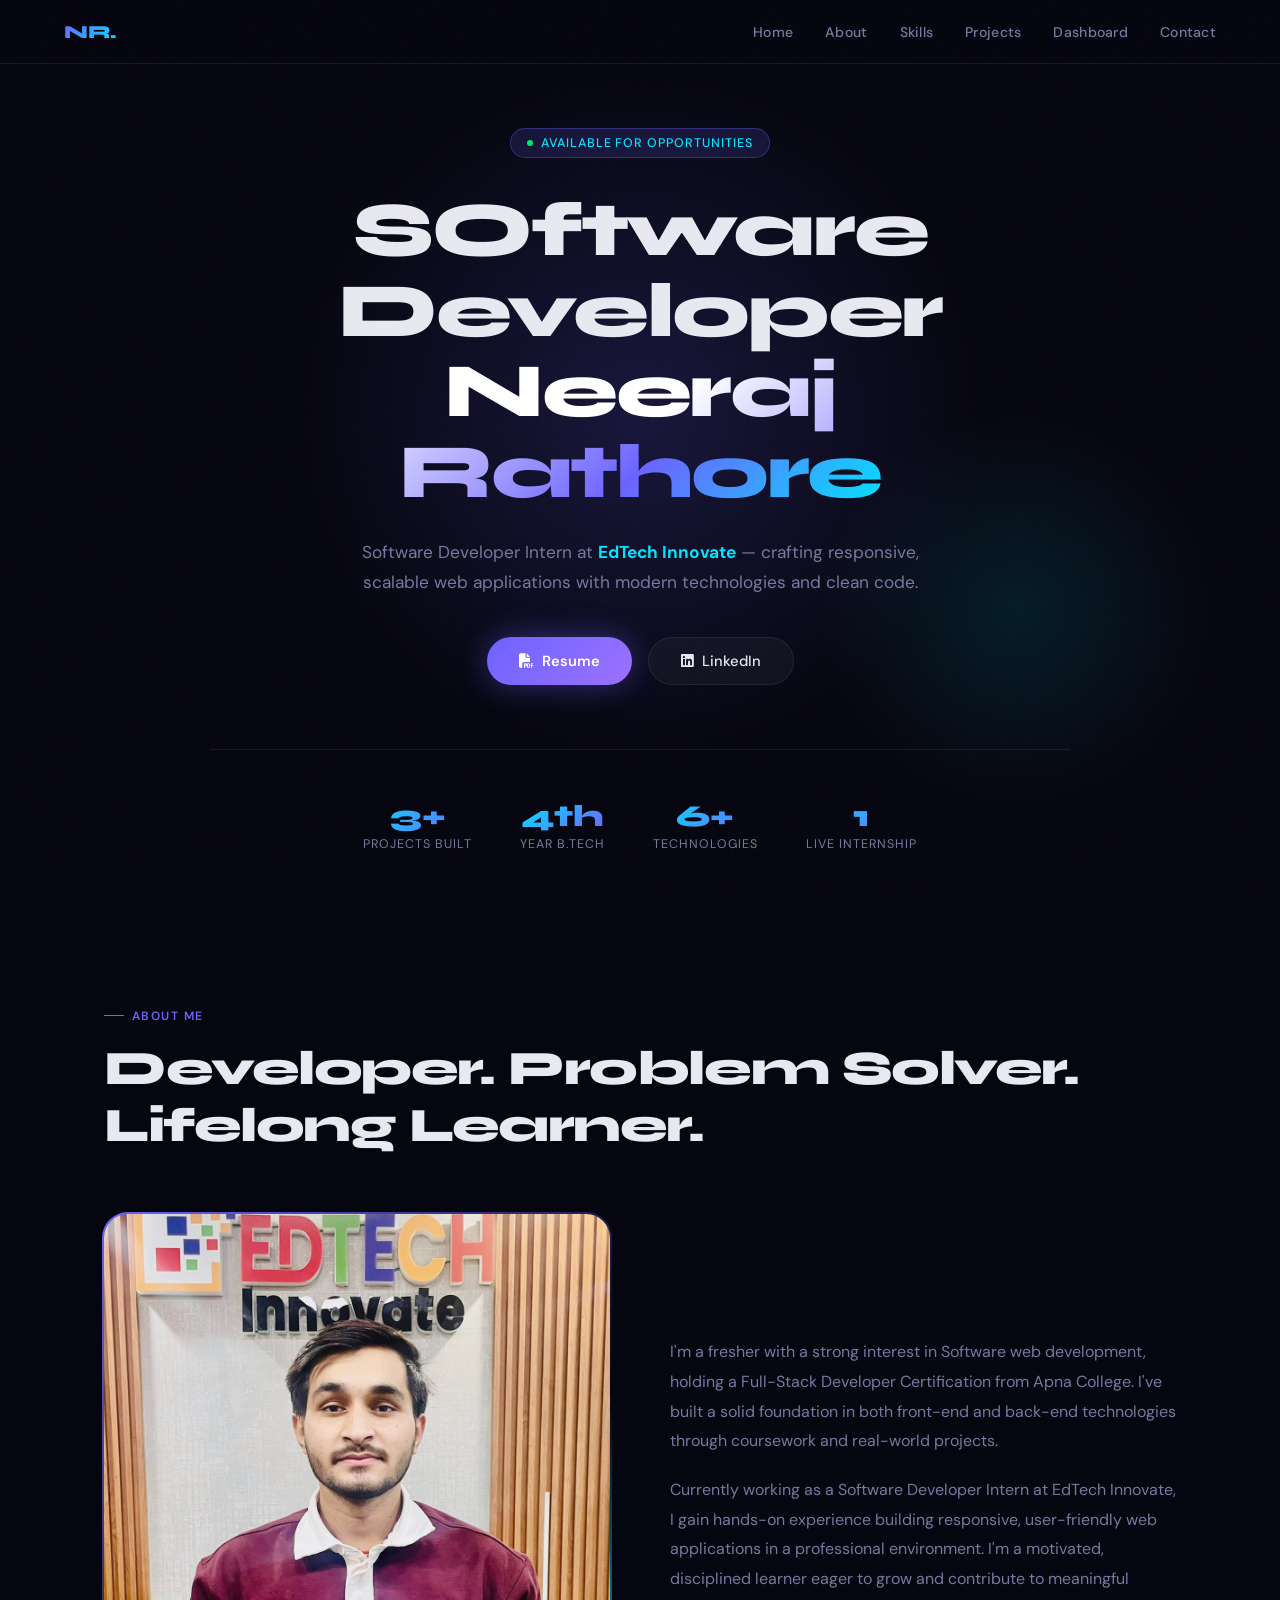
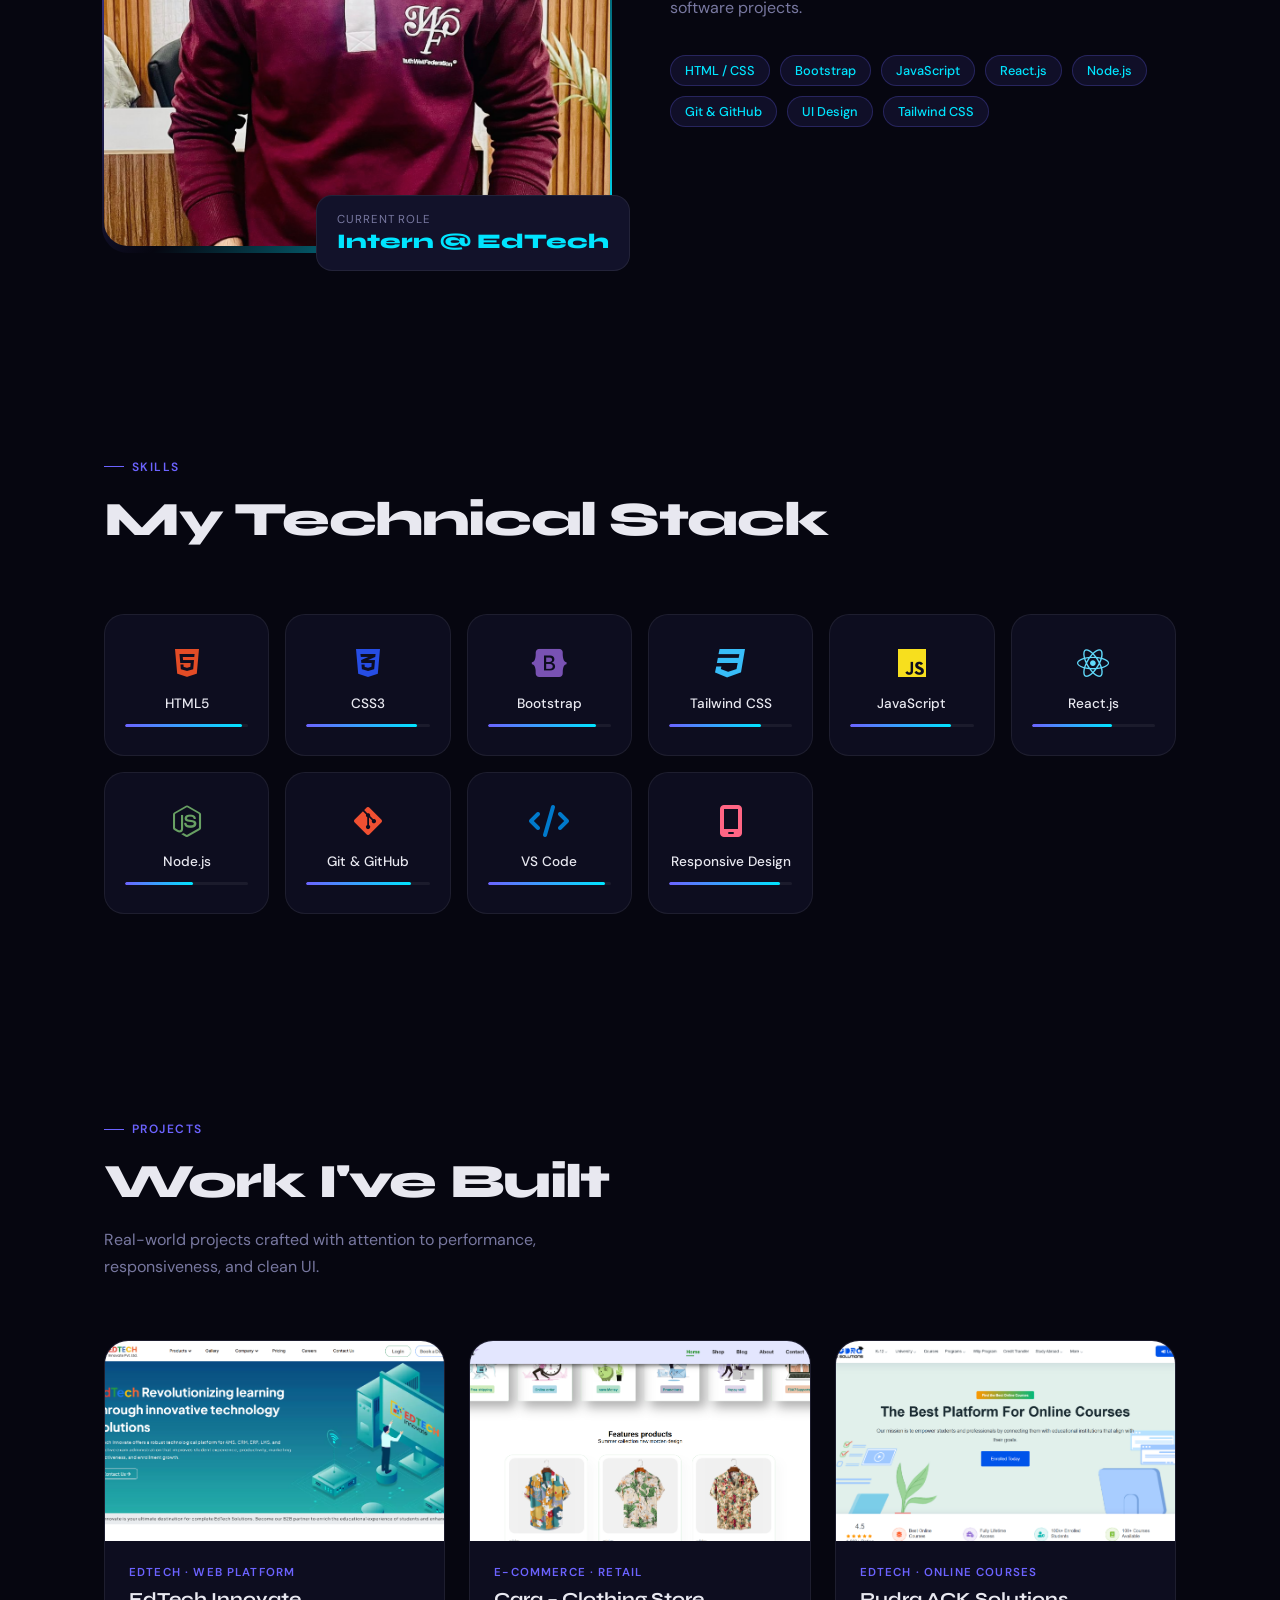
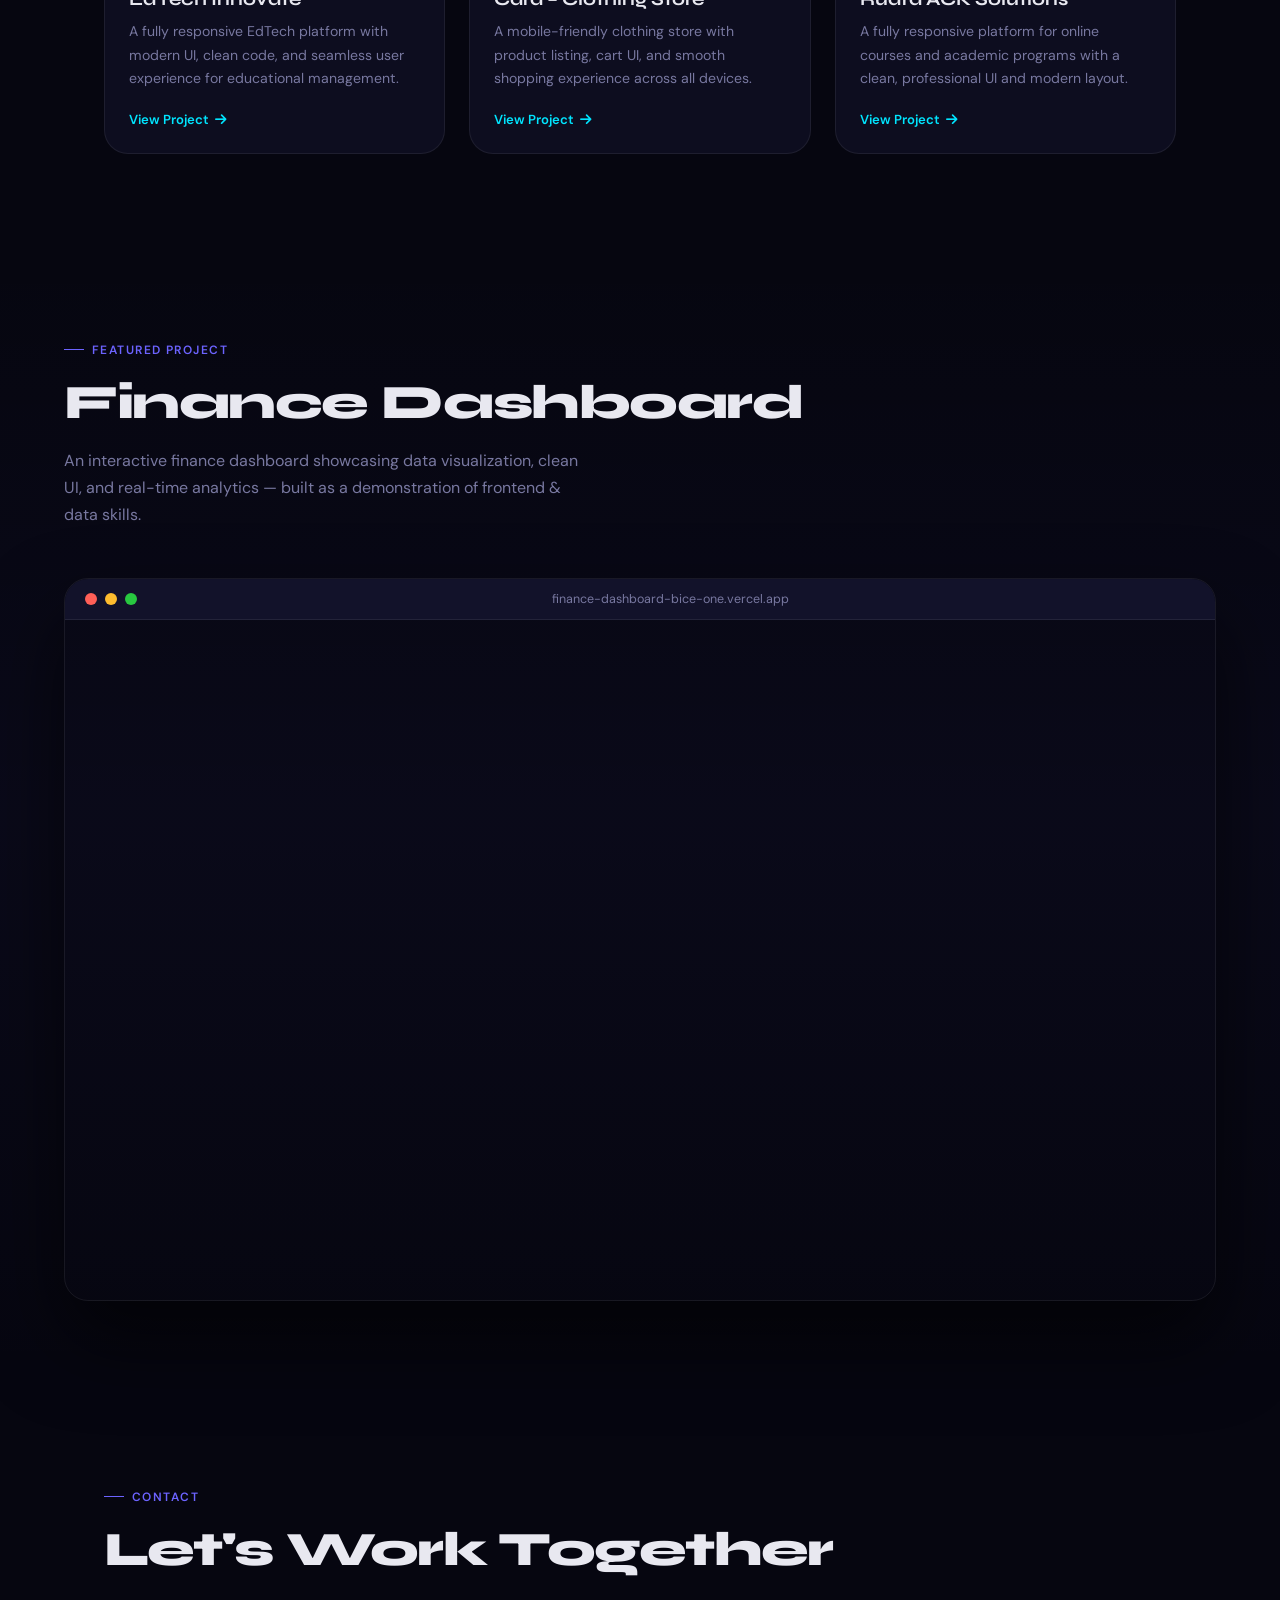
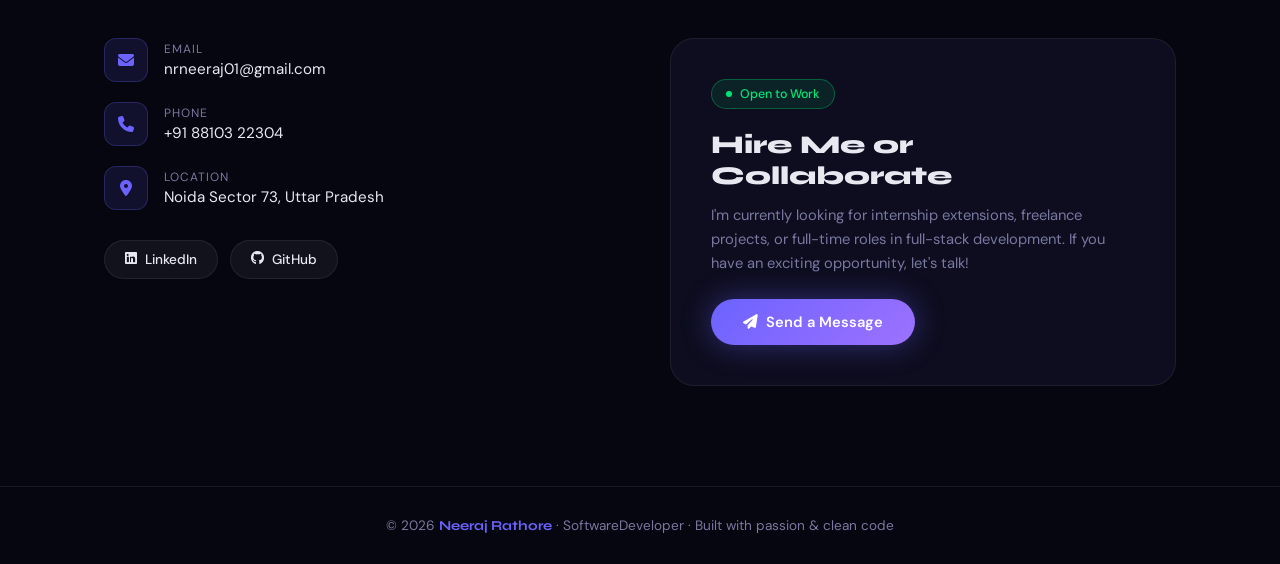
<file: index.html>
<!DOCTYPE html>
<html lang="en">
<head>
  <meta charset="UTF-8">
  <meta name="viewport" content="width=device-width, initial-scale=1.0">
  <title>Neeraj Rathore |Software Developer</title>
  <link rel="preconnect" href="https://fonts.googleapis.com">
  <link rel="preconnect" href="https://fonts.gstatic.com" crossorigin>
  <link href="https://fonts.googleapis.com/css2?family=Syne:wght@400;600;700;800&family=DM+Sans:ital,wght@0,300;0,400;0,500;1,300&display=swap" rel="stylesheet">
  <link rel="stylesheet" href="https://cdnjs.cloudflare.com/ajax/libs/font-awesome/6.5.1/css/all.min.css">
  <link rel="stylesheet" href="style.css">
</head>
<body>

  <!-- NAV -->
  <nav>
    <div class="nav-logo">NR.</div>
    <ul class="nav-links" id="nav-menu">
      <li><a href="#home">Home</a></li>
      <li><a href="#about">About</a></li>
      <li><a href="#skills">Skills</a></li>
      <li><a href="#projects">Projects</a></li>
      <li><a href="#dashboard">Dashboard</a></li>
      <li><a href="#contact">Contact</a></li>
    </ul>
    <div class="hamburger" onclick="document.getElementById('nav-menu').classList.toggle('open')">
      <i class="fa-solid fa-bars"></i>
    </div>
  </nav>

  <!-- HERO -->
  <div class="hero" id="home">
    <div class="hero-glow"></div>
    <div class="hero-glow2"></div>
    <div class="hero-content">
      <div class="hero-badge">
        <span></span>
        Available for Opportunities
      </div>
      <h1>
        SOftware Developer<br>
        <span class="name">Neeraj Rathore</span>
      </h1>
      <p>
        Software Developer Intern at <strong style="color:var(--accent2)">EdTech Innovate</strong> — crafting responsive, scalable web applications with modern technologies and clean code.
      </p>
      <div class="hero-btns">
        <a href="images/Neeraj-resume.pdf" class="btn-primary"><i class="fa-solid fa-file-pdf"></i> Resume</a>
        <a href="https://www.linkedin.com/in/neerajrathore01/" target="_blank" class="btn-outline"><i class="fa-brands fa-linkedin"></i> LinkedIn</a>
      </div>
      <div class="hero-stats">
        <div class="stat-item"><div class="stat-num">3+</div><div class="stat-label">Projects Built</div></div>
        <div class="stat-item"><div class="stat-num">4th</div><div class="stat-label">Year B.Tech</div></div>
        <div class="stat-item"><div class="stat-num">6+</div><div class="stat-label">Technologies</div></div>
        <div class="stat-item"><div class="stat-num">1</div><div class="stat-label">Live Internship</div></div>
      </div>
    </div>
  </div>

  <!-- ABOUT -->
  <section id="about">
    <div class="section-tag">About Me</div>
    <h2 class="section-title">Developer. Problem Solver.<br>Lifelong Learner.</h2>
    <div class="about-grid">
      <div class="about-img-wrap">
        <img src="images/neeraj image.jpeg" alt="Neeraj Rathore at EdTech Innovate">
        <div class="about-card">
          <div class="card-label">Current Role</div>
          <div class="card-value">Intern @ EdTech</div>
        </div>
      </div>
      <div>
        <p class="about-text">
          I'm a fresher with a strong interest in Software web development, holding a Full-Stack Developer Certification from Apna College. I've built a solid foundation in both front-end and back-end technologies through coursework and real-world projects.
        </p>
        <p class="about-text">
          Currently working as a Software Developer Intern at EdTech Innovate, I gain hands-on experience building responsive, user-friendly web applications in a professional environment. I'm a motivated, disciplined learner eager to grow and contribute to meaningful software projects.
        </p>
        <div class="about-chips">
          <span class="chip">HTML / CSS</span>
          <span class="chip">Bootstrap</span>
          <span class="chip">JavaScript</span>
          <span class="chip">React.js</span>
          <span class="chip">Node.js</span>
          <span class="chip">Git & GitHub</span>
          <span class="chip">UI Design</span>
          <span class="chip">Tailwind CSS</span>
        </div>
      </div>
    </div>
  </section>

  <!-- SKILLS -->
  <section id="skills">
    <div class="skills-header">
      <div>
        <div class="section-tag">Skills</div>
        <h2 class="section-title">My Technical Stack</h2>
      </div>
    </div>
    <div class="skills-grid">
      <div class="skill-card">
        <div class="skill-icon" style="color:#e34c26"><i class="fa-brands fa-html5"></i></div>
        <div class="skill-name">HTML5</div>
        <div class="skill-bar"><div class="skill-bar-fill" style="width:95%"></div></div>
      </div>
      <div class="skill-card">
        <div class="skill-icon" style="color:#264de4"><i class="fa-brands fa-css3-alt"></i></div>
        <div class="skill-name">CSS3</div>
        <div class="skill-bar"><div class="skill-bar-fill" style="width:90%"></div></div>
      </div>
      <div class="skill-card">
        <div class="skill-icon" style="color:#7952b3"><i class="fa-brands fa-bootstrap"></i></div>
        <div class="skill-name">Bootstrap</div>
        <div class="skill-bar"><div class="skill-bar-fill" style="width:88%"></div></div>
      </div>
      <div class="skill-card">
        <div class="skill-icon" style="color:#38bdf8"><i class="fa-brands fa-css3"></i></div>
        <div class="skill-name">Tailwind CSS</div>
        <div class="skill-bar"><div class="skill-bar-fill" style="width:75%"></div></div>
      </div>
      <div class="skill-card">
        <div class="skill-icon" style="color:#f7df1e"><i class="fa-brands fa-js"></i></div>
        <div class="skill-name">JavaScript</div>
        <div class="skill-bar"><div class="skill-bar-fill" style="width:82%"></div></div>
      </div>
      <div class="skill-card">
        <div class="skill-icon" style="color:#61dafb"><i class="fa-brands fa-react"></i></div>
        <div class="skill-name">React.js</div>
        <div class="skill-bar"><div class="skill-bar-fill" style="width:65%"></div></div>
      </div>
      <div class="skill-card">
        <div class="skill-icon" style="color:#68a063"><i class="fa-brands fa-node-js"></i></div>
        <div class="skill-name">Node.js</div>
        <div class="skill-bar"><div class="skill-bar-fill" style="width:55%"></div></div>
      </div>
      <div class="skill-card">
        <div class="skill-icon" style="color:#f05032"><i class="fa-brands fa-git-alt"></i></div>
        <div class="skill-name">Git & GitHub</div>
        <div class="skill-bar"><div class="skill-bar-fill" style="width:85%"></div></div>
      </div>
      <div class="skill-card">
        <div class="skill-icon" style="color:#007acc"><i class="fa-solid fa-code"></i></div>
        <div class="skill-name">VS Code</div>
        <div class="skill-bar"><div class="skill-bar-fill" style="width:95%"></div></div>
      </div>
      <div class="skill-card">
        <div class="skill-icon" style="color:#ff6584"><i class="fa-solid fa-mobile-screen"></i></div>
        <div class="skill-name">Responsive Design</div>
        <div class="skill-bar"><div class="skill-bar-fill" style="width:90%"></div></div>
      </div>
    </div>
  </section>

  <!-- PROJECTS -->
  <section id="projects">
    <div class="section-tag">Projects</div>
    <h2 class="section-title">Work I've Built</h2>
    <p class="section-desc">Real-world projects crafted with attention to performance, responsiveness, and clean UI.</p>
    <div class="projects-grid">
      <div class="project-card">
        <div class="project-img-wrap">
          <img src="images/edtechss.png" class="project-img" alt="EdTech Innovate">
        </div>
        <div class="project-body">
          <div class="project-tag">EdTech · Web Platform</div>
          <div class="project-title">EdTech Innovate</div>
          <p class="project-desc">A fully responsive EdTech platform with modern UI, clean code, and seamless user experience for educational management.</p>
          <a href="#" class="project-link">View Project <i class="fa-solid fa-arrow-right"></i></a>
        </div>
      </div>
      <div class="project-card">
        <div class="project-img-wrap">
          <img src="images/cara ss.png" class="project-img" alt="Cara E-Commerce">
        </div>
        <div class="project-body">
          <div class="project-tag">E-Commerce · Retail</div>
          <div class="project-title">Cara – Clothing Store</div>
          <p class="project-desc">A mobile-friendly clothing store with product listing, cart UI, and smooth shopping experience across all devices.</p>
          <a href="#" class="project-link">View Project <i class="fa-solid fa-arrow-right"></i></a>
        </div>
      </div>
      <div class="project-card">
        <div class="project-img-wrap">
          <img src="images/rudra ss.png" class="project-img" alt="Rudra ACK Solutions">
        </div>
        <div class="project-body">
          <div class="project-tag">EdTech · Online Courses</div>
          <div class="project-title">Rudra ACK Solutions</div>
          <p class="project-desc">A fully responsive platform for online courses and academic programs with a clean, professional UI and modern layout.</p>
          <a href="#" class="project-link">View Project <i class="fa-solid fa-arrow-right"></i></a>
        </div>
      </div>
    </div>
  </section>

  <!-- FINANCE DASHBOARD -->
  <div id="dashboard">
    <div class="dashboard-inner">
      <div class="section-tag">Featured Project</div>
      <h2 class="section-title">Finance Dashboard</h2>
      <p class="section-desc">An interactive finance dashboard showcasing data visualization, clean UI, and real-time analytics — built as a demonstration of frontend & data skills.</p>
      <div class="dashboard-frame-wrap">
        <div class="dashboard-topbar">
          <div class="dot dot-red"></div>
          <div class="dot dot-yellow"></div>
          <div class="dot dot-green"></div>
          <div class="topbar-url">finance-dashboard-bice-one.vercel.app</div>
        </div>
        <iframe
          src="https://finance-dashboard-beta-lime.vercel.app"
          title="Finance Dashboard"
          loading="lazy"
          allow="fullscreen"
        ></iframe>
      </div>
    </div>
  </div>

  <!-- CONTACT -->
  <section id="contact">
    <div class="section-tag">Contact</div>
    <h2 class="section-title">Let's Work Together</h2>
    <div class="contact-grid">
      <div class="contact-info">
        <div class="contact-row">
          <div class="contact-icon"><i class="fa-solid fa-envelope"></i></div>
          <div class="contact-detail">
            <div class="label">Email</div>
            <div class="value"><a href="mailto:nrneeraj01@gmail.com">nrneeraj01@gmail.com</a></div>
          </div>
        </div>
        <div class="contact-row">
          <div class="contact-icon"><i class="fa-solid fa-phone"></i></div>
          <div class="contact-detail">
            <div class="label">Phone</div>
            <div class="value"><a href="tel:8810322304">+91 88103 22304</a></div>
          </div>
        </div>
        <div class="contact-row">
          <div class="contact-icon"><i class="fa-solid fa-location-dot"></i></div>
          <div class="contact-detail">
            <div class="label">Location</div>
            <div class="value">Noida Sector 73, Uttar Pradesh</div>
          </div>
        </div>
        <div class="social-links">
          <a href="https://www.linkedin.com/in/neerajrathore01/" target="_blank" class="social-btn">
            <i class="fa-brands fa-linkedin"></i> LinkedIn
          </a>
          <a href="https://github.com/" target="_blank" class="social-btn">
            <i class="fa-brands fa-github"></i> GitHub
          </a>
        </div>
      </div>
      <div class="contact-cta">
        <div class="avail-badge"><span></span> Open to Work</div>
        <h3>Hire Me or Collaborate</h3>
        <p>I'm currently looking for internship extensions, freelance projects, or full-time roles in full-stack development. If you have an exciting opportunity, let's talk!</p>
        <a href="mailto:nrneeraj01@gmail.com" class="btn-primary" style="text-decoration:none; display:inline-flex;">
          <i class="fa-solid fa-paper-plane"></i> Send a Message
        </a>
      </div>
    </div>
  </section>

  <!-- FOOTER -->
  <footer>
    <p>© 2026 <strong>Neeraj Rathore</strong> · SoftwareDeveloper · Built with passion & clean code</p>
  </footer>

</body>
</html>
</file>
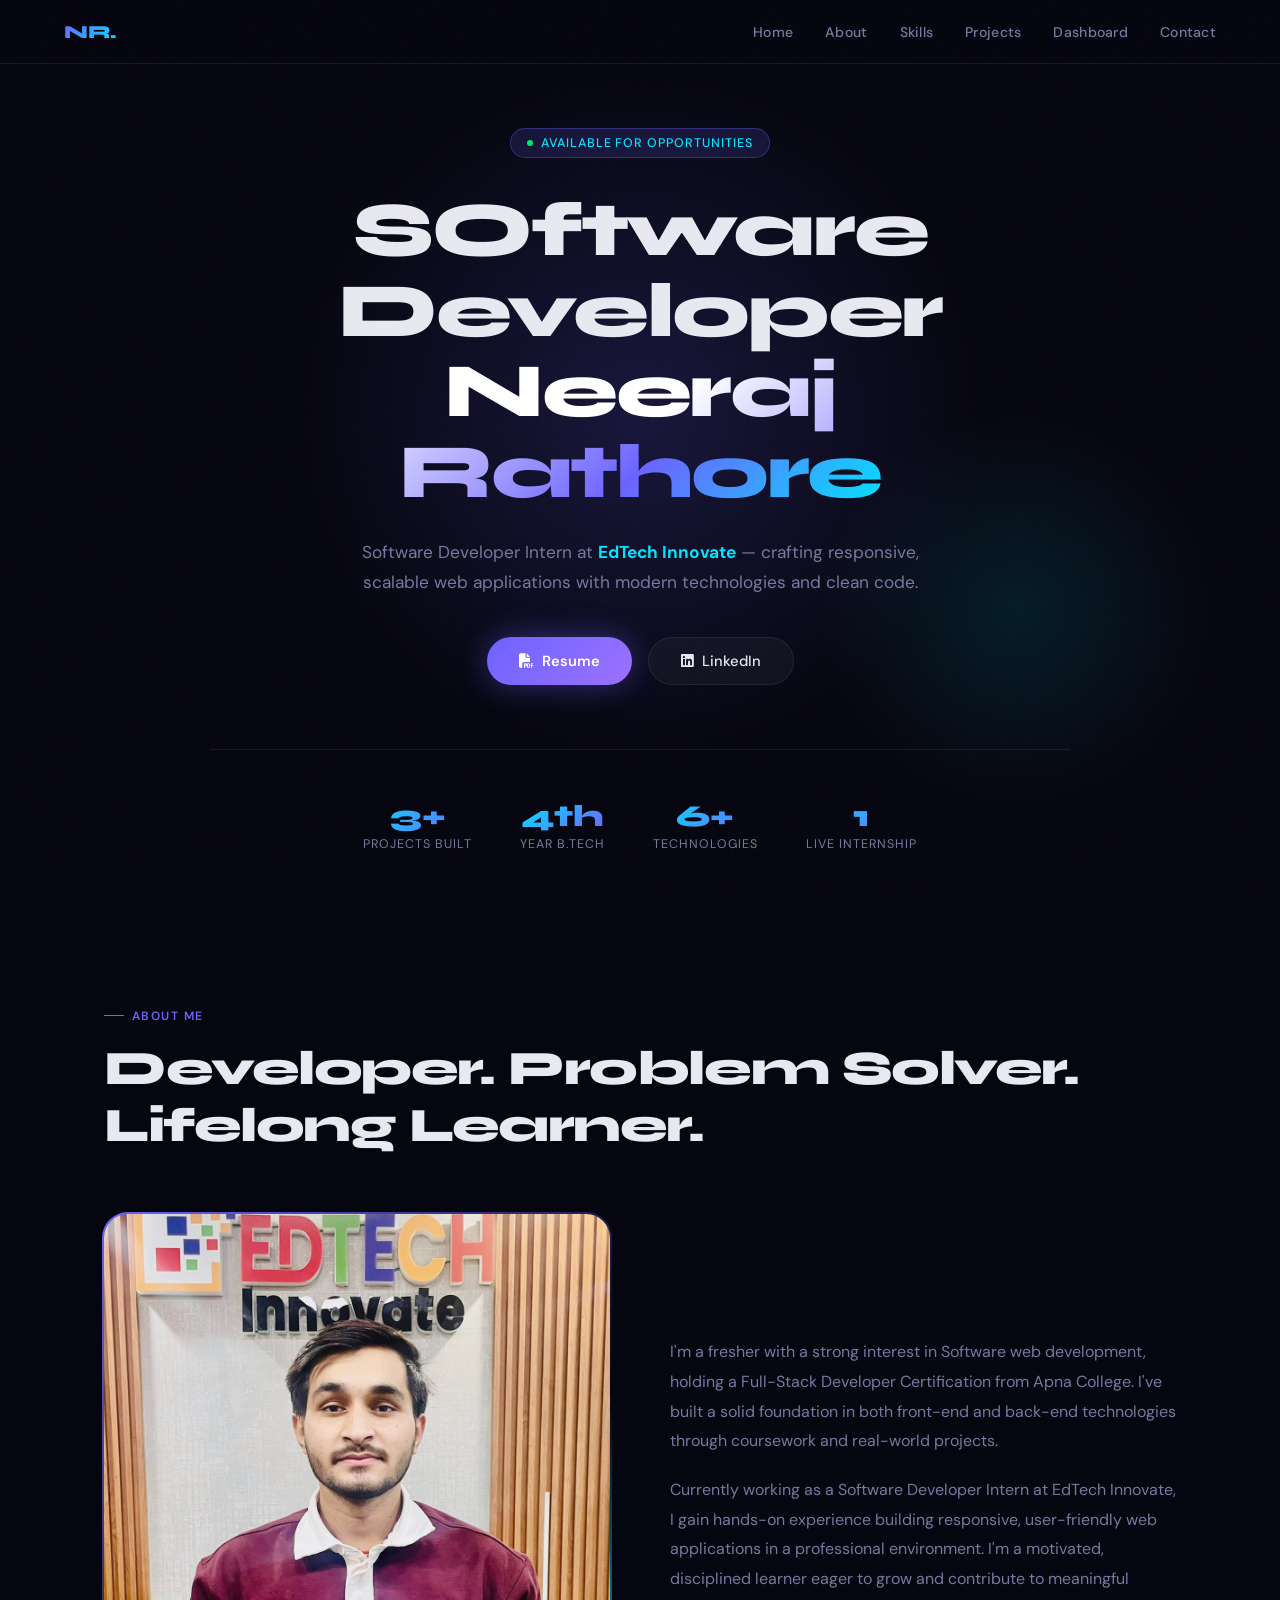
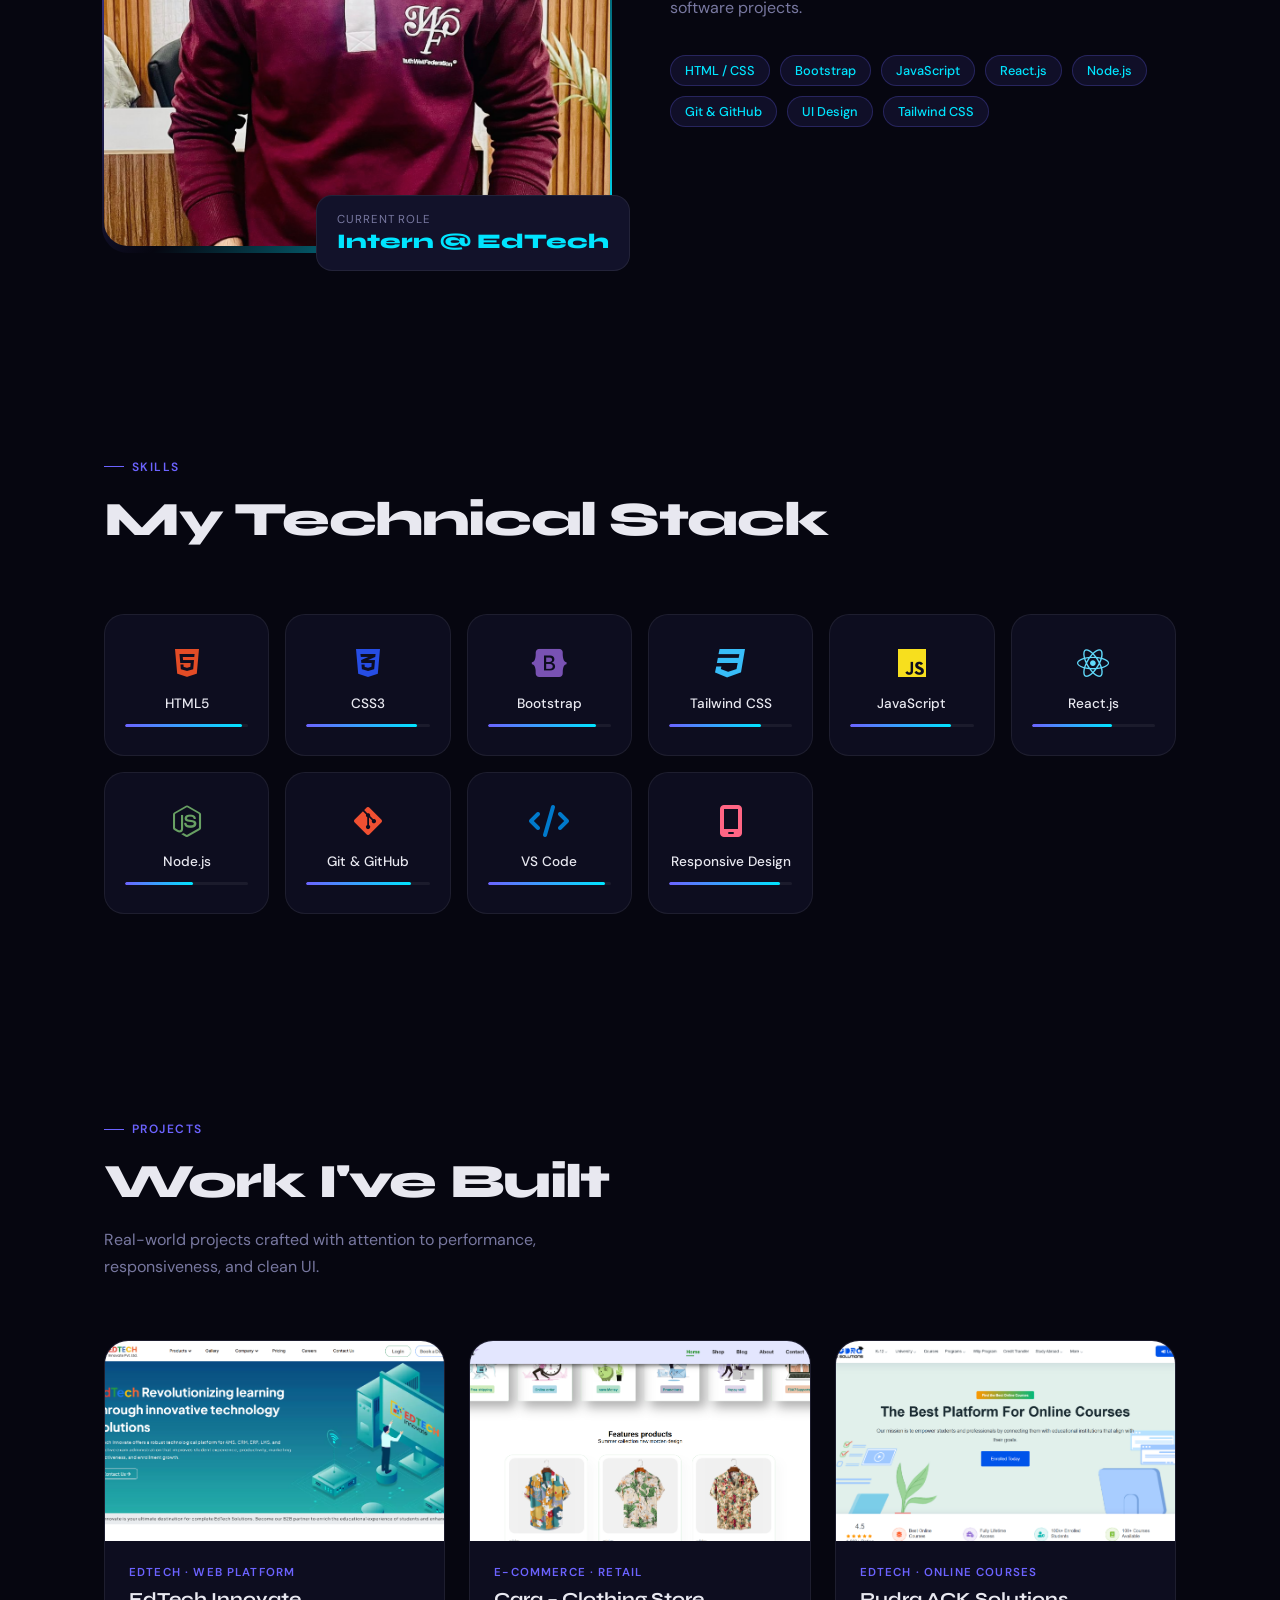
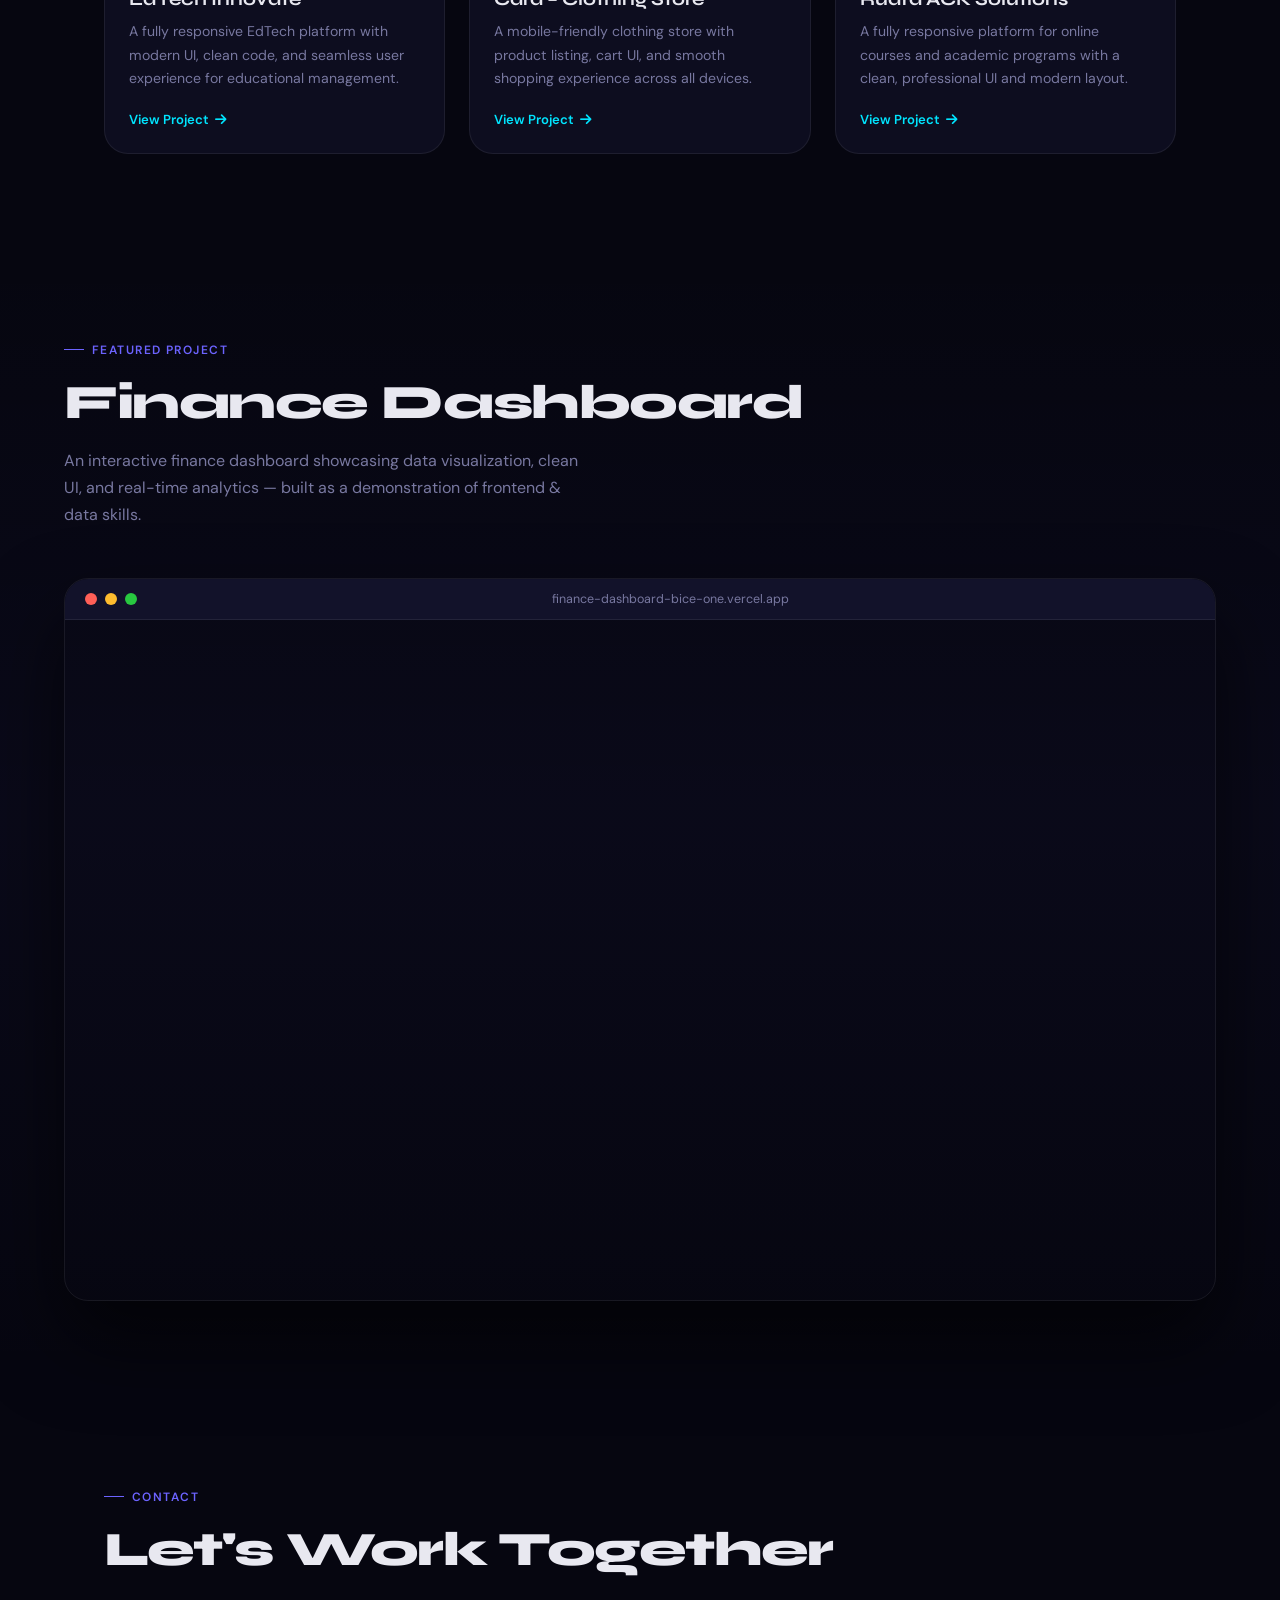
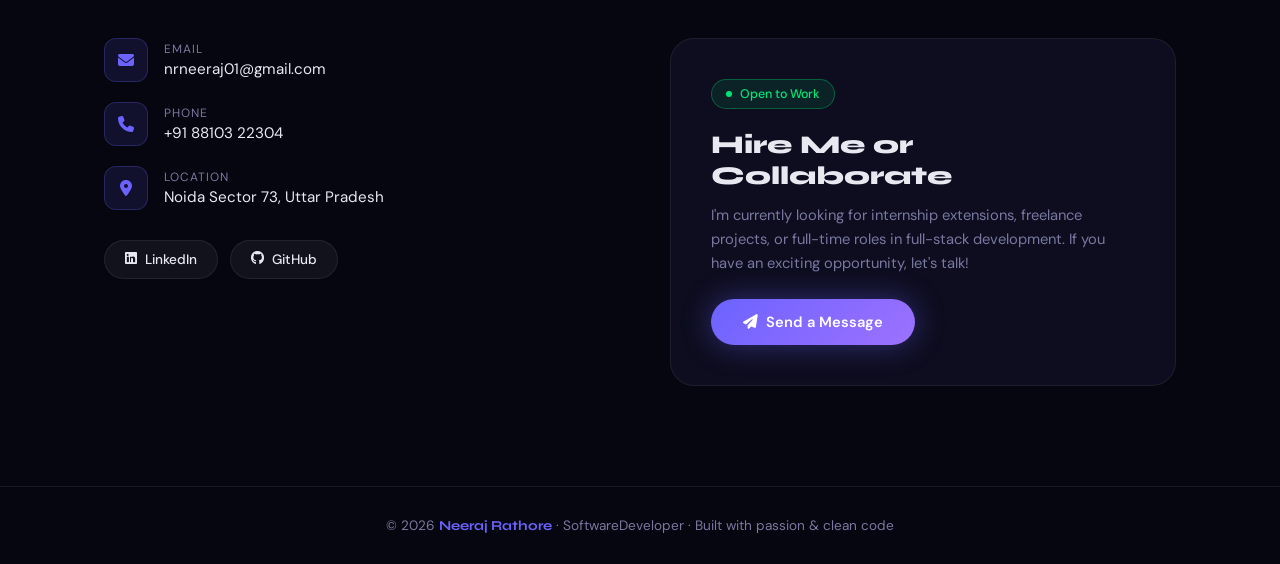
<file: index (1).html>
<!DOCTYPE html>
<html lang="en">
<head>
  <meta charset="UTF-8">
  <meta name="viewport" content="width=device-width, initial-scale=1.0">
  <title>Neeraj Rathore |Software Developer</title>
  <link rel="preconnect" href="https://fonts.googleapis.com">
  <link rel="preconnect" href="https://fonts.gstatic.com" crossorigin>
  <link href="https://fonts.googleapis.com/css2?family=Syne:wght@400;600;700;800&family=DM+Sans:ital,wght@0,300;0,400;0,500;1,300&display=swap" rel="stylesheet">
  <link rel="stylesheet" href="https://cdnjs.cloudflare.com/ajax/libs/font-awesome/6.5.1/css/all.min.css">
  <link rel="stylesheet" href="style.css">
</head>
<body>

  <!-- NAV -->
  <nav>
    <div class="nav-logo">NR.</div>
    <ul class="nav-links" id="nav-menu">
      <li><a href="#home">Home</a></li>
      <li><a href="#about">About</a></li>
      <li><a href="#skills">Skills</a></li>
      <li><a href="#projects">Projects</a></li>
      <li><a href="#dashboard">Dashboard</a></li>
      <li><a href="#contact">Contact</a></li>
    </ul>
    <div class="hamburger" onclick="document.getElementById('nav-menu').classList.toggle('open')">
      <i class="fa-solid fa-bars"></i>
    </div>
  </nav>

  <!-- HERO -->
  <div class="hero" id="home">
    <div class="hero-glow"></div>
    <div class="hero-glow2"></div>
    <div class="hero-content">
      <div class="hero-badge">
        <span></span>
        Available for Opportunities
      </div>
      <h1>
        SOftware Developer<br>
        <span class="name">Neeraj Rathore</span>
      </h1>
      <p>
        Software Developer Intern at <strong style="color:var(--accent2)">EdTech Innovate</strong> — crafting responsive, scalable web applications with modern technologies and clean code.
      </p>
      <div class="hero-btns">
        <a href="images/Neeraj-resume.pdf" class="btn-primary"><i class="fa-solid fa-file-pdf"></i> Resume</a>
        <a href="https://www.linkedin.com/in/neerajrathore01/" target="_blank" class="btn-outline"><i class="fa-brands fa-linkedin"></i> LinkedIn</a>
      </div>
      <div class="hero-stats">
        <div class="stat-item"><div class="stat-num">3+</div><div class="stat-label">Projects Built</div></div>
        <div class="stat-item"><div class="stat-num">4th</div><div class="stat-label">Year B.Tech</div></div>
        <div class="stat-item"><div class="stat-num">6+</div><div class="stat-label">Technologies</div></div>
        <div class="stat-item"><div class="stat-num">1</div><div class="stat-label">Live Internship</div></div>
      </div>
    </div>
  </div>

  <!-- ABOUT -->
  <section id="about">
    <div class="section-tag">About Me</div>
    <h2 class="section-title">Developer. Problem Solver.<br>Lifelong Learner.</h2>
    <div class="about-grid">
      <div class="about-img-wrap">
        <img src="images/neeraj image.jpeg" alt="Neeraj Rathore at EdTech Innovate">
        <div class="about-card">
          <div class="card-label">Current Role</div>
          <div class="card-value">Intern @ EdTech</div>
        </div>
      </div>
      <div>
        <p class="about-text">
          I'm a fresher with a strong interest in Software web development, holding a Full-Stack Developer Certification from Apna College. I've built a solid foundation in both front-end and back-end technologies through coursework and real-world projects.
        </p>
        <p class="about-text">
          Currently working as a Software Developer Intern at EdTech Innovate, I gain hands-on experience building responsive, user-friendly web applications in a professional environment. I'm a motivated, disciplined learner eager to grow and contribute to meaningful software projects.
        </p>
        <div class="about-chips">
          <span class="chip">HTML / CSS</span>
          <span class="chip">Bootstrap</span>
          <span class="chip">JavaScript</span>
          <span class="chip">React.js</span>
          <span class="chip">Node.js</span>
          <span class="chip">Git & GitHub</span>
          <span class="chip">UI Design</span>
          <span class="chip">Tailwind CSS</span>
        </div>
      </div>
    </div>
  </section>

  <!-- SKILLS -->
  <section id="skills">
    <div class="skills-header">
      <div>
        <div class="section-tag">Skills</div>
        <h2 class="section-title">My Technical Stack</h2>
      </div>
    </div>
    <div class="skills-grid">
      <div class="skill-card">
        <div class="skill-icon" style="color:#e34c26"><i class="fa-brands fa-html5"></i></div>
        <div class="skill-name">HTML5</div>
        <div class="skill-bar"><div class="skill-bar-fill" style="width:95%"></div></div>
      </div>
      <div class="skill-card">
        <div class="skill-icon" style="color:#264de4"><i class="fa-brands fa-css3-alt"></i></div>
        <div class="skill-name">CSS3</div>
        <div class="skill-bar"><div class="skill-bar-fill" style="width:90%"></div></div>
      </div>
      <div class="skill-card">
        <div class="skill-icon" style="color:#7952b3"><i class="fa-brands fa-bootstrap"></i></div>
        <div class="skill-name">Bootstrap</div>
        <div class="skill-bar"><div class="skill-bar-fill" style="width:88%"></div></div>
      </div>
      <div class="skill-card">
        <div class="skill-icon" style="color:#38bdf8"><i class="fa-brands fa-css3"></i></div>
        <div class="skill-name">Tailwind CSS</div>
        <div class="skill-bar"><div class="skill-bar-fill" style="width:75%"></div></div>
      </div>
      <div class="skill-card">
        <div class="skill-icon" style="color:#f7df1e"><i class="fa-brands fa-js"></i></div>
        <div class="skill-name">JavaScript</div>
        <div class="skill-bar"><div class="skill-bar-fill" style="width:82%"></div></div>
      </div>
      <div class="skill-card">
        <div class="skill-icon" style="color:#61dafb"><i class="fa-brands fa-react"></i></div>
        <div class="skill-name">React.js</div>
        <div class="skill-bar"><div class="skill-bar-fill" style="width:65%"></div></div>
      </div>
      <div class="skill-card">
        <div class="skill-icon" style="color:#68a063"><i class="fa-brands fa-node-js"></i></div>
        <div class="skill-name">Node.js</div>
        <div class="skill-bar"><div class="skill-bar-fill" style="width:55%"></div></div>
      </div>
      <div class="skill-card">
        <div class="skill-icon" style="color:#f05032"><i class="fa-brands fa-git-alt"></i></div>
        <div class="skill-name">Git & GitHub</div>
        <div class="skill-bar"><div class="skill-bar-fill" style="width:85%"></div></div>
      </div>
      <div class="skill-card">
        <div class="skill-icon" style="color:#007acc"><i class="fa-solid fa-code"></i></div>
        <div class="skill-name">VS Code</div>
        <div class="skill-bar"><div class="skill-bar-fill" style="width:95%"></div></div>
      </div>
      <div class="skill-card">
        <div class="skill-icon" style="color:#ff6584"><i class="fa-solid fa-mobile-screen"></i></div>
        <div class="skill-name">Responsive Design</div>
        <div class="skill-bar"><div class="skill-bar-fill" style="width:90%"></div></div>
      </div>
    </div>
  </section>

  <!-- PROJECTS -->
  <section id="projects">
    <div class="section-tag">Projects</div>
    <h2 class="section-title">Work I've Built</h2>
    <p class="section-desc">Real-world projects crafted with attention to performance, responsiveness, and clean UI.</p>
    <div class="projects-grid">
      <div class="project-card">
        <div class="project-img-wrap">
          <img src="images/edtechss.png" class="project-img" alt="EdTech Innovate">
        </div>
        <div class="project-body">
          <div class="project-tag">EdTech · Web Platform</div>
          <div class="project-title">EdTech Innovate</div>
          <p class="project-desc">A fully responsive EdTech platform with modern UI, clean code, and seamless user experience for educational management.</p>
          <a href="#" class="project-link">View Project <i class="fa-solid fa-arrow-right"></i></a>
        </div>
      </div>
      <div class="project-card">
        <div class="project-img-wrap">
          <img src="images/cara ss.png" class="project-img" alt="Cara E-Commerce">
        </div>
        <div class="project-body">
          <div class="project-tag">E-Commerce · Retail</div>
          <div class="project-title">Cara – Clothing Store</div>
          <p class="project-desc">A mobile-friendly clothing store with product listing, cart UI, and smooth shopping experience across all devices.</p>
          <a href="#" class="project-link">View Project <i class="fa-solid fa-arrow-right"></i></a>
        </div>
      </div>
      <div class="project-card">
        <div class="project-img-wrap">
          <img src="images/rudra ss.png" class="project-img" alt="Rudra ACK Solutions">
        </div>
        <div class="project-body">
          <div class="project-tag">EdTech · Online Courses</div>
          <div class="project-title">Rudra ACK Solutions</div>
          <p class="project-desc">A fully responsive platform for online courses and academic programs with a clean, professional UI and modern layout.</p>
          <a href="#" class="project-link">View Project <i class="fa-solid fa-arrow-right"></i></a>
        </div>
      </div>
    </div>
  </section>

  <!-- FINANCE DASHBOARD -->
  <div id="dashboard">
    <div class="dashboard-inner">
      <div class="section-tag">Featured Project</div>
      <h2 class="section-title">Finance Dashboard</h2>
      <p class="section-desc">An interactive finance dashboard showcasing data visualization, clean UI, and real-time analytics — built as a demonstration of frontend & data skills.</p>
      <div class="dashboard-frame-wrap">
        <div class="dashboard-topbar">
          <div class="dot dot-red"></div>
          <div class="dot dot-yellow"></div>
          <div class="dot dot-green"></div>
          <div class="topbar-url">finance-dashboard-bice-one.vercel.app</div>
        </div>
        <iframe
          src="https://finance-dashboard-bice-one.vercel.app"
          title="Finance Dashboard"
          loading="lazy"
          allow="fullscreen"
        ></iframe>
      </div>
    </div>
  </div>

  <!-- CONTACT -->
  <section id="contact">
    <div class="section-tag">Contact</div>
    <h2 class="section-title">Let's Work Together</h2>
    <div class="contact-grid">
      <div class="contact-info">
        <div class="contact-row">
          <div class="contact-icon"><i class="fa-solid fa-envelope"></i></div>
          <div class="contact-detail">
            <div class="label">Email</div>
            <div class="value"><a href="mailto:nrneeraj01@gmail.com">nrneeraj01@gmail.com</a></div>
          </div>
        </div>
        <div class="contact-row">
          <div class="contact-icon"><i class="fa-solid fa-phone"></i></div>
          <div class="contact-detail">
            <div class="label">Phone</div>
            <div class="value"><a href="tel:8810322304">+91 88103 22304</a></div>
          </div>
        </div>
        <div class="contact-row">
          <div class="contact-icon"><i class="fa-solid fa-location-dot"></i></div>
          <div class="contact-detail">
            <div class="label">Location</div>
            <div class="value">Noida Sector 73, Uttar Pradesh</div>
          </div>
        </div>
        <div class="social-links">
          <a href="https://www.linkedin.com/in/neerajrathore01/" target="_blank" class="social-btn">
            <i class="fa-brands fa-linkedin"></i> LinkedIn
          </a>
          <a href="https://github.com/" target="_blank" class="social-btn">
            <i class="fa-brands fa-github"></i> GitHub
          </a>
        </div>
      </div>
      <div class="contact-cta">
        <div class="avail-badge"><span></span> Open to Work</div>
        <h3>Hire Me or Collaborate</h3>
        <p>I'm currently looking for internship extensions, freelance projects, or full-time roles in full-stack development. If you have an exciting opportunity, let's talk!</p>
        <a href="mailto:nrneeraj01@gmail.com" class="btn-primary" style="text-decoration:none; display:inline-flex;">
          <i class="fa-solid fa-paper-plane"></i> Send a Message
        </a>
      </div>
    </div>
  </section>

  <!-- FOOTER -->
  <footer>
    <p>© 2026 <strong>Neeraj Rathore</strong> · SoftwareDeveloper · Built with passion & clean code</p>
  </footer>

</body>
</html>
</file>
<file: style.css>
:root {
      --bg: #060610;
      --surface: #0d0d1f;
      --surface2: #12122a;
      --border: rgba(255,255,255,0.07);
      --accent: #6c63ff;
      --accent2: #00e5ff;
      --accent3: #ff6584;
      --green: #00e676;
      --text: #e8e8f0;
      --muted: #7878a0;
      --font-display: 'Syne', sans-serif;
      --font-body: 'DM Sans', sans-serif;
    }

    *, *::before, *::after { margin: 0; padding: 0; box-sizing: border-box; }

    html { scroll-behavior: smooth; }

    body {
      background: var(--bg);
      color: var(--text);
      font-family: var(--font-body);
      overflow-x: hidden;
    }

    /* ── NOISE OVERLAY ── */
    body::before {
      content: '';
      position: fixed;
      inset: 0;
      background-image: url("data:image/svg+xml,%3Csvg viewBox='0 0 256 256' xmlns='http://www.w3.org/2000/svg'%3E%3Cfilter id='noise'%3E%3CfeTurbulence type='fractalNoise' baseFrequency='0.9' numOctaves='4' stitchTiles='stitch'/%3E%3C/filter%3E%3Crect width='100%25' height='100%25' filter='url(%23noise)' opacity='0.04'/%3E%3C/svg%3E");
      pointer-events: none;
      z-index: 9999;
      opacity: 0.4;
    }

    /* ── NAVBAR ── */
    nav {
      position: fixed;
      top: 0; left: 0; right: 0;
      z-index: 1000;
      padding: 0 5vw;
      height: 64px;
      display: flex;
      align-items: center;
      justify-content: space-between;
      background: rgba(6,6,16,0.7);
      backdrop-filter: blur(20px);
      border-bottom: 1px solid var(--border);
    }

    .nav-logo {
      font-family: var(--font-display);
      font-weight: 800;
      font-size: 1.15rem;
      letter-spacing: -0.02em;
      background: linear-gradient(135deg, var(--accent), var(--accent2));
      -webkit-background-clip: text;
      -webkit-text-fill-color: transparent;
    }

    .nav-links { display: flex; gap: 2rem; list-style: none; }
    .nav-links a {
      color: var(--muted);
      text-decoration: none;
      font-size: 0.88rem;
      font-weight: 500;
      letter-spacing: 0.02em;
      transition: color 0.2s;
    }
    .nav-links a:hover { color: var(--text); }

    .hamburger { display: none; font-size: 1.4rem; cursor: pointer; color: var(--text); }

    /* ── HERO ── */
    .hero {
      min-height: 100vh;
      display: flex;
      align-items: center;
      justify-content: center;
      padding: 80px 5vw 0;
      position: relative;
      overflow: hidden;
    }

    .hero-glow {
      position: absolute;
      width: 700px; height: 700px;
      border-radius: 50%;
      background: radial-gradient(circle, rgba(108,99,255,0.18) 0%, transparent 70%);
      top: 50%; left: 50%;
      transform: translate(-50%, -55%);
      pointer-events: none;
    }

    .hero-glow2 {
      position: absolute;
      width: 400px; height: 400px;
      border-radius: 50%;
      background: radial-gradient(circle, rgba(0,229,255,0.1) 0%, transparent 70%);
      bottom: 10%; right: 5%;
      pointer-events: none;
    }

    .hero-content {
      max-width: 860px;
      text-align: center;
      position: relative;
      z-index: 1;
      animation: fadeUp 0.9s ease both;
    }

    @keyframes fadeUp {
      from { opacity: 0; transform: translateY(40px); }
      to   { opacity: 1; transform: translateY(0); }
    }

    .hero-badge {
      display: inline-flex;
      align-items: center;
      gap: 8px;
      background: rgba(108,99,255,0.15);
      border: 1px solid rgba(108,99,255,0.35);
      border-radius: 100px;
      padding: 6px 16px;
      font-size: 0.78rem;
      letter-spacing: 0.08em;
      text-transform: uppercase;
      color: var(--accent2);
      margin-bottom: 2rem;
      font-weight: 500;
    }

    .hero-badge span { width: 6px; height: 6px; background: var(--green); border-radius: 50%; animation: pulse 2s infinite; }

    @keyframes pulse { 0%,100%{opacity:1;transform:scale(1)} 50%{opacity:0.5;transform:scale(0.8)} }

    .hero h1 {
      font-family: var(--font-display);
      font-size: clamp(2.6rem, 6vw, 4.8rem);
      font-weight: 800;
      line-height: 1.05;
      letter-spacing: -0.03em;
      margin-bottom: 1.5rem;
    }

    .hero h1 .name {
      background: linear-gradient(135deg, #fff 30%, var(--accent) 70%, var(--accent2));
      -webkit-background-clip: text;
      -webkit-text-fill-color: transparent;
    }

    .hero p {
      font-size: 1.08rem;
      color: var(--muted);
      max-width: 580px;
      margin: 0 auto 2.5rem;
      line-height: 1.75;
    }

    .hero-btns {
      display: flex;
      gap: 1rem;
      justify-content: center;
      flex-wrap: wrap;
    }

    .btn-primary {
      display: inline-flex;
      align-items: center;
      gap: 8px;
      padding: 13px 32px;
      background: linear-gradient(135deg, var(--accent), #9d71ff);
      border-radius: 50px;
      color: #fff;
      font-weight: 600;
      font-size: 0.92rem;
      text-decoration: none;
      transition: transform 0.2s, box-shadow 0.2s;
      box-shadow: 0 0 30px rgba(108,99,255,0.4);
    }

    .btn-primary:hover {
      transform: translateY(-2px);
      box-shadow: 0 0 50px rgba(108,99,255,0.6);
    }

    .btn-outline {
      display: inline-flex;
      align-items: center;
      gap: 8px;
      padding: 13px 32px;
      border: 1px solid var(--border);
      border-radius: 50px;
      color: var(--text);
      font-weight: 500;
      font-size: 0.92rem;
      text-decoration: none;
      background: rgba(255,255,255,0.04);
      transition: background 0.2s, border-color 0.2s;
    }

    .btn-outline:hover {
      background: rgba(255,255,255,0.08);
      border-color: rgba(255,255,255,0.18);
    }

    .hero-stats {
      display: flex;
      justify-content: center;
      gap: 3rem;
      margin-top: 4rem;
      padding-top: 3rem;
      border-top: 1px solid var(--border);
      flex-wrap: wrap;
    }

    .stat-item { text-align: center; }

    .stat-num {
      font-family: var(--font-display);
      font-size: 1.9rem;
      font-weight: 800;
      background: linear-gradient(135deg, var(--accent2), var(--accent));
      -webkit-background-clip: text;
      -webkit-text-fill-color: transparent;
    }

    .stat-label { font-size: 0.78rem; color: var(--muted); text-transform: uppercase; letter-spacing: 0.08em; margin-top: 2px; }

    /* ── SECTIONS ── */
    section {
      padding: 100px 5vw;
      max-width: 1200px;
      margin: 0 auto;
    }

    .section-tag {
      display: inline-flex;
      align-items: center;
      gap: 8px;
      font-size: 0.75rem;
      text-transform: uppercase;
      letter-spacing: 0.12em;
      color: var(--accent);
      font-weight: 600;
      margin-bottom: 1rem;
    }

    .section-tag::before {
      content: '';
      width: 20px; height: 1px;
      background: var(--accent);
    }

    h2.section-title {
      font-family: var(--font-display);
      font-size: clamp(2rem, 4vw, 3rem);
      font-weight: 800;
      letter-spacing: -0.03em;
      margin-bottom: 1rem;
      color: var(--text);
    }

    .section-desc { color: var(--muted); max-width: 520px; line-height: 1.7; }

    /* ── ABOUT ── */
    .about-grid {
      display: grid;
      grid-template-columns: 1fr 1fr;
      gap: 60px;
      align-items: center;
      margin-top: 60px;
    }

    .about-img-wrap {
      position: relative;
    }

    .about-img-wrap img {
      width: 100%;
      aspect-ratio: 4/5;
      object-fit: cover;
      border-radius: 24px;
      filter: grayscale(20%);
    }

    .about-img-wrap::before {
      content: '';
      position: absolute;
      inset: -2px;
      border-radius: 26px;
      background: linear-gradient(135deg, var(--accent), transparent 60%, var(--accent2));
      z-index: -1;
    }

    .about-card {
      position: absolute;
      bottom: -20px;
      right: -20px;
      background: var(--surface2);
      border: 1px solid var(--border);
      border-radius: 16px;
      padding: 16px 20px;
      font-size: 0.82rem;
    }

    .about-card .card-label { color: var(--muted); font-size: 0.72rem; text-transform: uppercase; letter-spacing: 0.08em; }
    .about-card .card-value { font-family: var(--font-display); font-size: 1.3rem; font-weight: 800; color: var(--accent2); margin-top: 2px; }

    .about-text { color: var(--muted); line-height: 1.85; font-size: 1rem; }
    .about-text + .about-text { margin-top: 1.2rem; }

    .about-chips {
      display: flex;
      flex-wrap: wrap;
      gap: 10px;
      margin-top: 2rem;
    }

    .chip {
      padding: 6px 14px;
      background: rgba(108,99,255,0.1);
      border: 1px solid rgba(108,99,255,0.25);
      border-radius: 100px;
      font-size: 0.8rem;
      color: var(--accent2);
      font-weight: 500;
    }

    /* ── SKILLS ── */
    #skills { background: none; }

    .skills-header {
      display: flex;
      align-items: flex-end;
      justify-content: space-between;
      margin-bottom: 50px;
      flex-wrap: wrap;
      gap: 20px;
    }

    .skills-grid {
      display: grid;
      grid-template-columns: repeat(auto-fit, minmax(160px, 1fr));
      gap: 16px;
    }

    .skill-card {
      background: var(--surface);
      border: 1px solid var(--border);
      border-radius: 20px;
      padding: 28px 20px;
      text-align: center;
      transition: transform 0.3s, border-color 0.3s, background 0.3s;
      position: relative;
      overflow: hidden;
    }

    .skill-card::before {
      content: '';
      position: absolute;
      inset: 0;
      background: linear-gradient(135deg, rgba(108,99,255,0.06), transparent);
      opacity: 0;
      transition: opacity 0.3s;
    }

    .skill-card:hover {
      transform: translateY(-6px);
      border-color: rgba(108,99,255,0.4);
    }

    .skill-card:hover::before { opacity: 1; }

    .skill-icon {
      font-size: 2rem;
      margin-bottom: 10px;
    }

    .skill-name {
      font-size: 0.85rem;
      color: var(--text);
      font-weight: 500;
    }

    .skill-bar {
      height: 3px;
      background: rgba(255,255,255,0.06);
      border-radius: 10px;
      margin-top: 12px;
      overflow: hidden;
    }

    .skill-bar-fill {
      height: 100%;
      border-radius: 10px;
      background: linear-gradient(90deg, var(--accent), var(--accent2));
      transition: width 1.5s ease;
    }

    /* ── PROJECTS ── */
    .projects-grid {
      display: grid;
      grid-template-columns: repeat(auto-fit, minmax(320px, 1fr));
      gap: 24px;
      margin-top: 60px;
    }

    .project-card {
      background: var(--surface);
      border: 1px solid var(--border);
      border-radius: 24px;
      overflow: hidden;
      transition: transform 0.3s, box-shadow 0.3s;
    }

    .project-card:hover {
      transform: translateY(-8px);
      box-shadow: 0 30px 60px rgba(0,0,0,0.5);
    }

    .project-img {
      width: 100%;
      height: 200px;
      object-fit: cover;
      display: block;
      transition: transform 0.4s;
    }

    .project-card:hover .project-img { transform: scale(1.04); }

    .project-img-wrap { overflow: hidden; }

    .project-body {
      padding: 24px;
    }

    .project-tag {
      font-size: 0.72rem;
      text-transform: uppercase;
      letter-spacing: 0.1em;
      color: var(--accent);
      font-weight: 600;
      margin-bottom: 8px;
    }

    .project-title {
      font-family: var(--font-display);
      font-size: 1.15rem;
      font-weight: 700;
      color: var(--text);
      margin-bottom: 10px;
    }

    .project-desc {
      font-size: 0.88rem;
      color: var(--muted);
      line-height: 1.65;
      margin-bottom: 18px;
    }

    .project-link {
      display: inline-flex;
      align-items: center;
      gap: 6px;
      font-size: 0.82rem;
      color: var(--accent2);
      text-decoration: none;
      font-weight: 600;
      transition: gap 0.2s;
    }

    .project-link:hover { gap: 10px; }

    /* ── FINANCE DASHBOARD ── */
    #dashboard {
      max-width: 100%;
      padding: 80px 5vw;
      background: linear-gradient(180deg, transparent, rgba(108,99,255,0.04), transparent);
    }

    .dashboard-inner {
      max-width: 1200px;
      margin: 0 auto;
    }

    .dashboard-frame-wrap {
      margin-top: 50px;
      border-radius: 24px;
      overflow: hidden;
      border: 1px solid var(--border);
      box-shadow: 0 40px 80px rgba(0,0,0,0.6);
      position: relative;
    }

    .dashboard-topbar {
      background: var(--surface2);
      padding: 12px 20px;
      display: flex;
      align-items: center;
      gap: 8px;
      border-bottom: 1px solid var(--border);
    }

    .dot { width: 12px; height: 12px; border-radius: 50%; }
    .dot-red { background: #ff5f57; }
    .dot-yellow { background: #febc2e; }
    .dot-green { background: #28c840; }

    .topbar-url {
      flex: 1;
      text-align: center;
      font-size: 0.78rem;
      color: var(--muted);
    }

    .dashboard-frame-wrap iframe {
      width: 100%;
      height: 680px;
      border: none;
      display: block;
    }

    /* ── CONTACT ── */
    .contact-grid {
      display: grid;
      grid-template-columns: 1fr 1fr;
      gap: 60px;
      align-items: start;
      margin-top: 60px;
    }

    .contact-info { display: flex; flex-direction: column; gap: 20px; }

    .contact-row {
      display: flex;
      align-items: center;
      gap: 16px;
    }

    .contact-icon {
      width: 44px; height: 44px;
      border-radius: 12px;
      background: rgba(108,99,255,0.12);
      border: 1px solid rgba(108,99,255,0.25);
      display: flex;
      align-items: center;
      justify-content: center;
      font-size: 1rem;
      color: var(--accent);
      flex-shrink: 0;
    }

    .contact-detail .label { font-size: 0.75rem; color: var(--muted); text-transform: uppercase; letter-spacing: 0.08em; }
    .contact-detail .value { font-size: 0.95rem; color: var(--text); margin-top: 2px; }
    .contact-detail a { color: var(--text); text-decoration: none; }
    .contact-detail a:hover { color: var(--accent2); }

    .social-links { display: flex; gap: 12px; margin-top: 10px; }

    .social-btn {
      display: inline-flex;
      align-items: center;
      gap: 8px;
      padding: 10px 20px;
      background: rgba(255,255,255,0.05);
      border: 1px solid var(--border);
      border-radius: 50px;
      color: var(--text);
      text-decoration: none;
      font-size: 0.85rem;
      font-weight: 500;
      transition: background 0.2s, border-color 0.2s;
    }

    .social-btn:hover {
      background: rgba(108,99,255,0.15);
      border-color: rgba(108,99,255,0.4);
    }

    .contact-cta {
      background: var(--surface);
      border: 1px solid var(--border);
      border-radius: 24px;
      padding: 40px;
    }

    .contact-cta h3 {
      font-family: var(--font-display);
      font-size: 1.6rem;
      font-weight: 800;
      margin-bottom: 12px;
    }

    .contact-cta p { color: var(--muted); font-size: 0.92rem; line-height: 1.65; margin-bottom: 24px; }

    .avail-badge {
      display: inline-flex;
      align-items: center;
      gap: 8px;
      background: rgba(0,230,118,0.1);
      border: 1px solid rgba(0,230,118,0.3);
      border-radius: 100px;
      padding: 6px 14px;
      font-size: 0.78rem;
      color: var(--green);
      font-weight: 500;
      margin-bottom: 20px;
    }

    .avail-badge span { width: 6px; height: 6px; background: var(--green); border-radius: 50%; animation: pulse 2s infinite; }

    /* ── FOOTER ── */
    footer {
      border-top: 1px solid var(--border);
      padding: 30px 5vw;
      text-align: center;
      color: var(--muted);
      font-size: 0.85rem;
    }

    footer strong {
      color: var(--accent);
      font-family: var(--font-display);
    }

    /* ── MOBILE ── */
    @media (max-width: 768px) {
      .nav-links { display: none; }
      .hamburger { display: block; }
      .nav-links.open {
        display: flex;
        flex-direction: column;
        position: absolute;
        top: 64px; left: 0; right: 0;
        background: var(--bg);
        padding: 20px;
        border-bottom: 1px solid var(--border);
        gap: 1rem;
      }

      .about-grid, .contact-grid { grid-template-columns: 1fr; }
      .about-card { display: none; }
      .hero-stats { gap: 1.5rem; }
      .dashboard-frame-wrap iframe { height: 420px; }
    }
</file>
